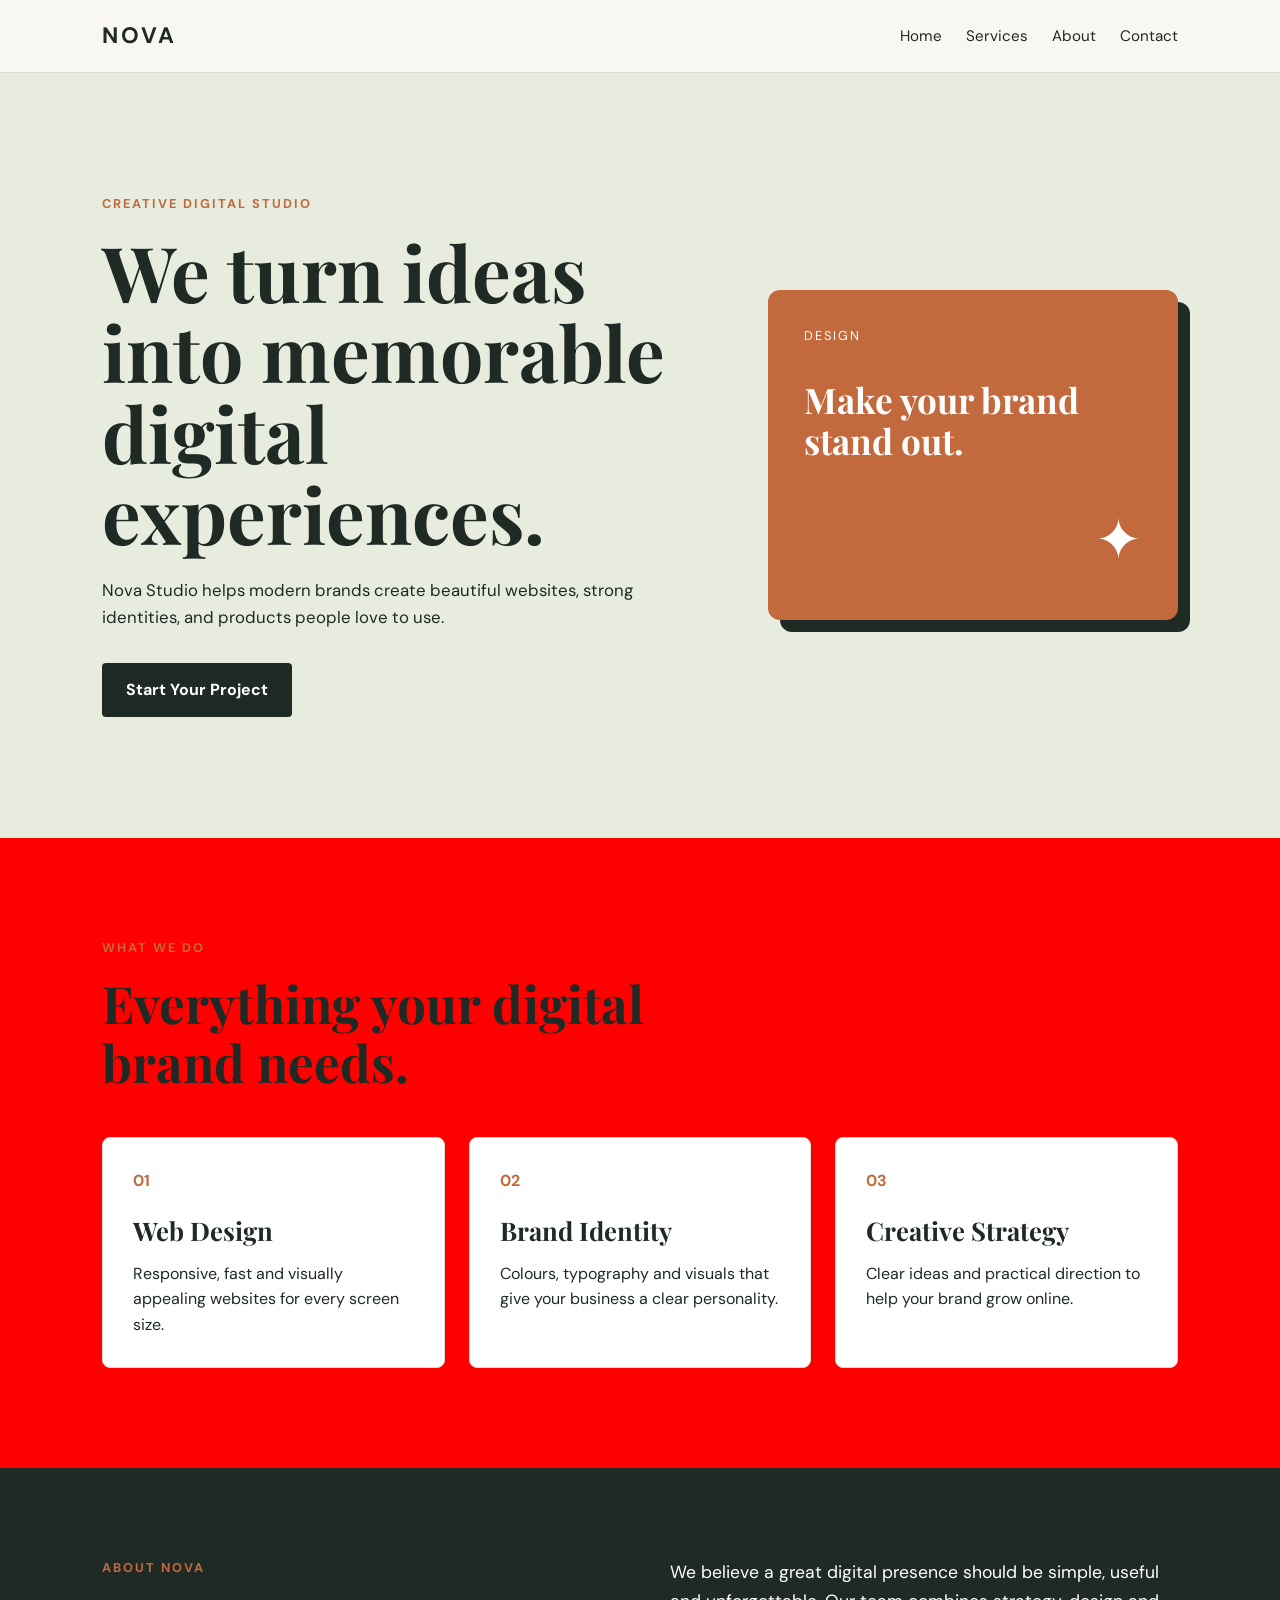
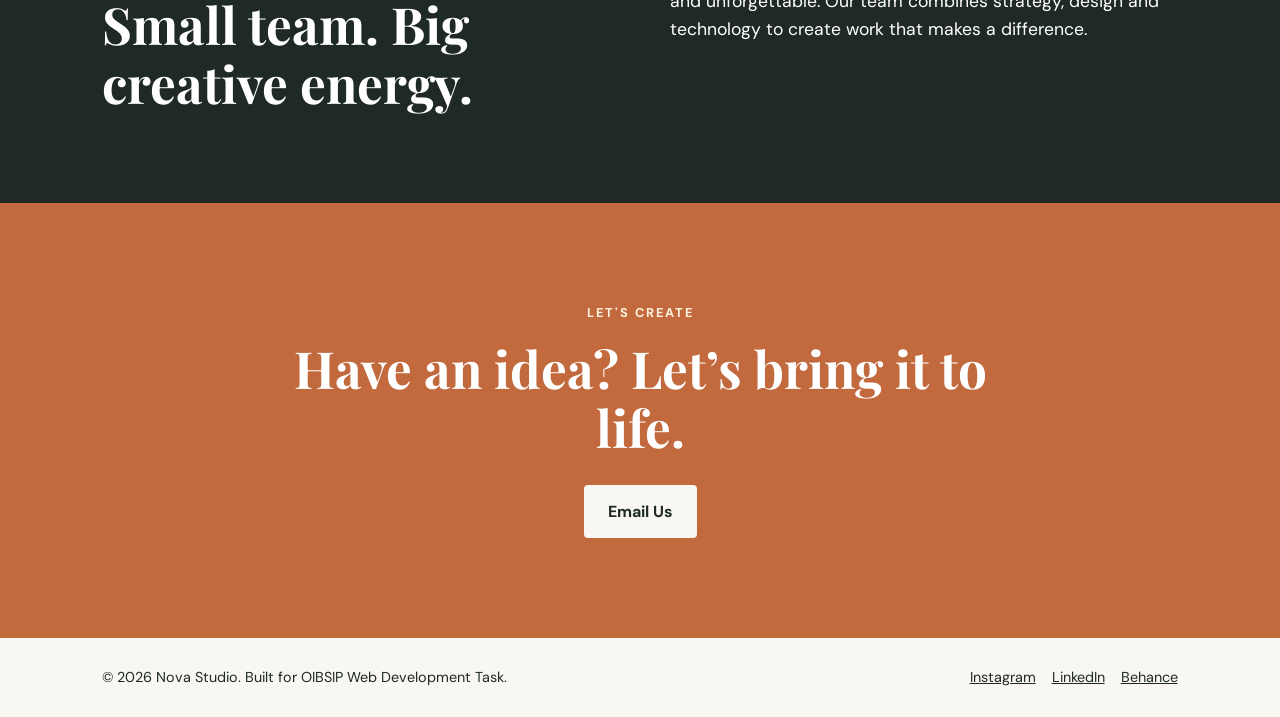
<file: index.html>
<!DOCTYPE html>
<html lang="en">
<head>
  <meta charset="UTF-8">
  <meta name="viewport" content="width=device-width, initial-scale=1.0">
  <title>Nova Studio</title>
  <link rel="stylesheet" href="index.css">
</head>
<body>

  <!-- Navigation -->
  <nav class="navbar">
    <a href="#" class="logo">NOVA</a>

    <ul class="nav-links">
      <li><a href="#home">Home</a></li>
      <li><a href="#features">Services</a></li>
      <li><a href="#about">About</a></li>
      <li><a href="#contact">Contact</a></li>
    </ul>
  </nav>

  <!-- Hero section -->
  <header class="hero" id="home">
    <div class="hero-content">
      <p class="tag">CREATIVE DIGITAL STUDIO</p>
      <h1>We turn ideas into memorable digital experiences.</h1>
      <p class="hero-text">
        Nova Studio helps modern brands create beautiful websites,
        strong identities, and products people love to use.
      </p>
      <a class="button" href="#contact">Start Your Project</a>
    </div>

    <div class="hero-card">
      <p>DESIGN</p>
      <h2>Make your brand stand out.</h2>
      <span>✦</span>
    </div>
  </header>

  <!-- Features/services -->
  <section class="features" id="features">
    <div class="section-heading">
      <p class="tag">WHAT WE DO</p>
      <h2>Everything your digital brand needs.</h2>
    </div>

    <div class="feature-grid">
      <article class="feature-card">
        <span>01</span>
        <h3>Web Design</h3>
        <p>Responsive, fast and visually appealing websites for every screen size.</p>
      </article>

      <article class="feature-card">
        <span>02</span>
        <h3>Brand Identity</h3>
        <p>Colours, typography and visuals that give your business a clear personality.</p>
      </article>

      <article class="feature-card">
        <span>03</span>
        <h3>Creative Strategy</h3>
        <p>Clear ideas and practical direction to help your brand grow online.</p>
      </article>
    </div>
  </section>

  <!-- About section -->
  <section class="about" id="about">
    <div>
      <p class="tag">ABOUT NOVA</p>
      <h2>Small team. Big creative energy.</h2>
    </div>

    <p>
      We believe a great digital presence should be simple, useful and
      unforgettable. Our team combines strategy, design and technology
      to create work that makes a difference.
    </p>
  </section>

  <!-- Call-to-action -->
  <section class="contact" id="contact">
    <p class="tag">LET'S CREATE</p>
    <h2>Have an idea? Let’s bring it to life.</h2>
    <a class="button light-button" href="mailto:hello@novastudio.com">
      Email Us
    </a>
  </section>

  <!-- Footer -->
  <footer>
    <p>© 2026 Nova Studio. Built for OIBSIP Web Development Task.</p>
    <div>
      <a href="#">Instagram</a>
      <a href="#">LinkedIn</a>
      <a href="#">Behance</a>
    </div>
  </footer>

</body>
</html>
</file>
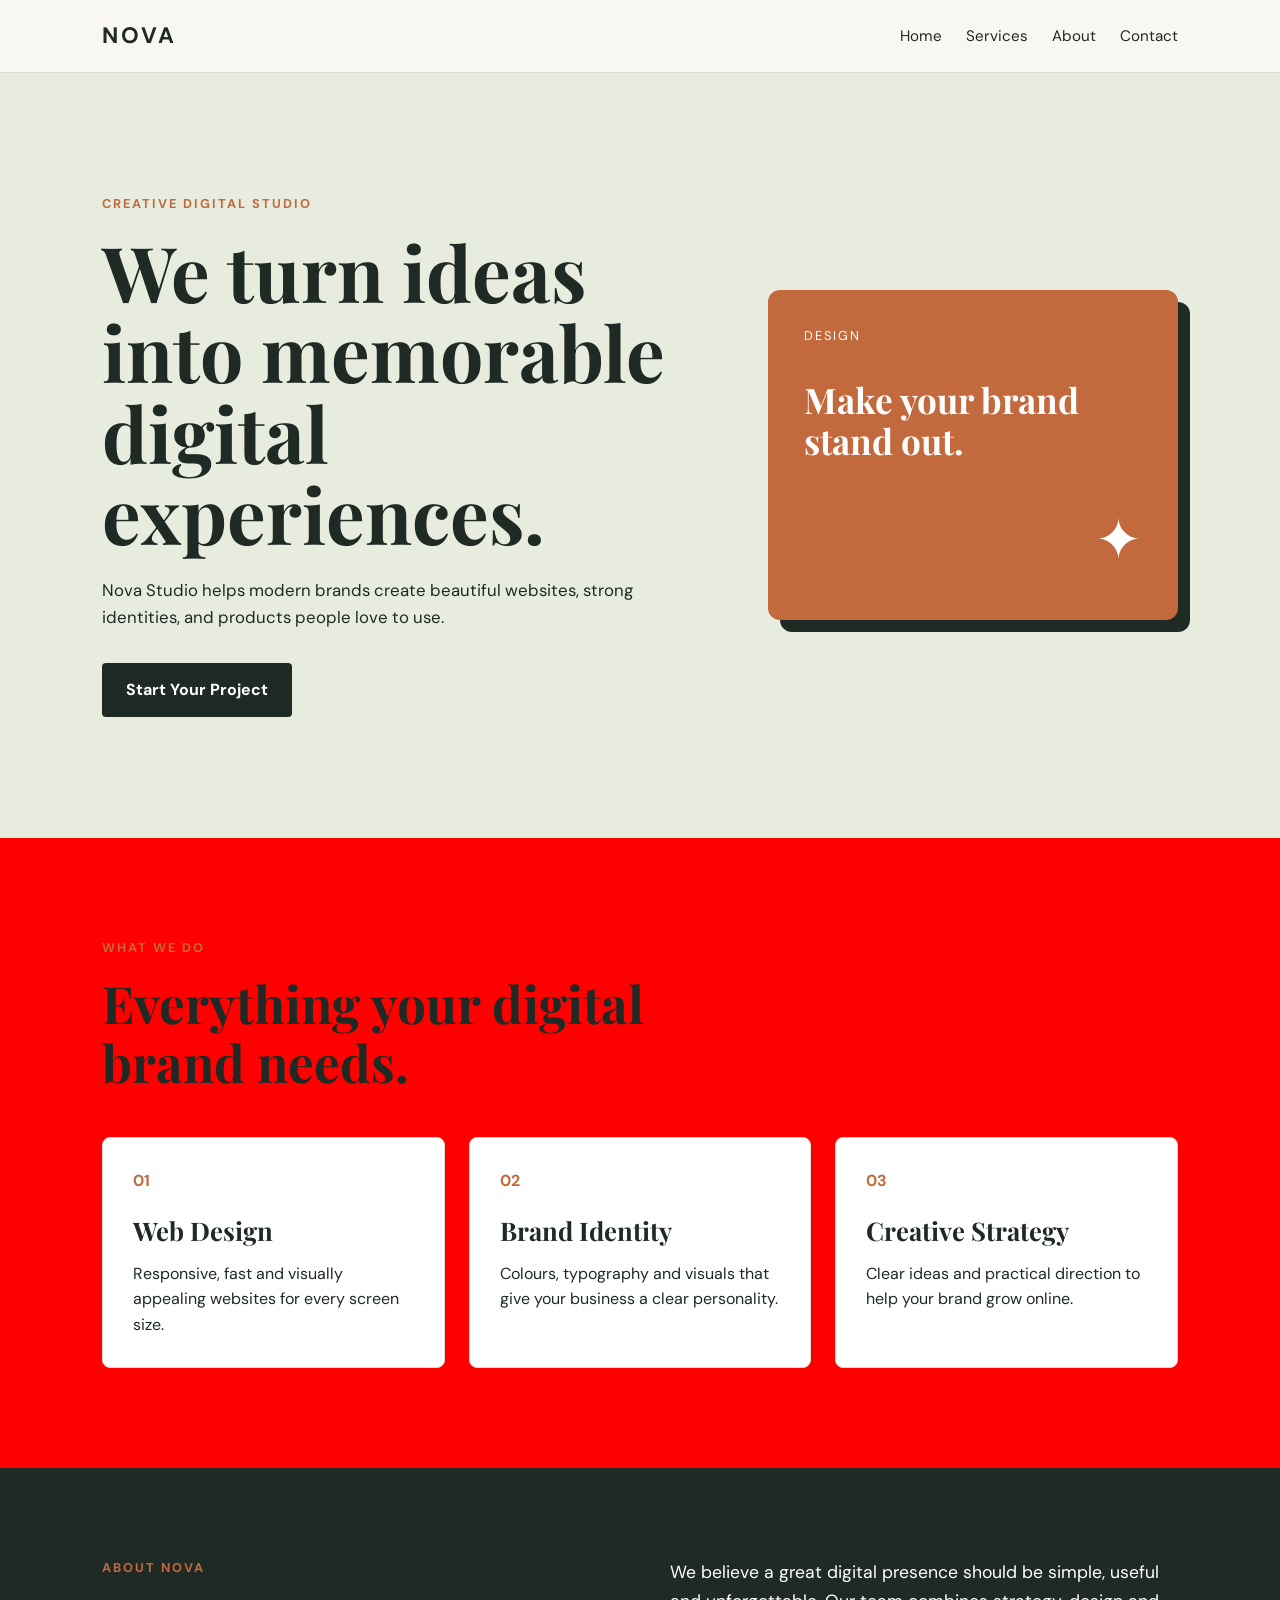
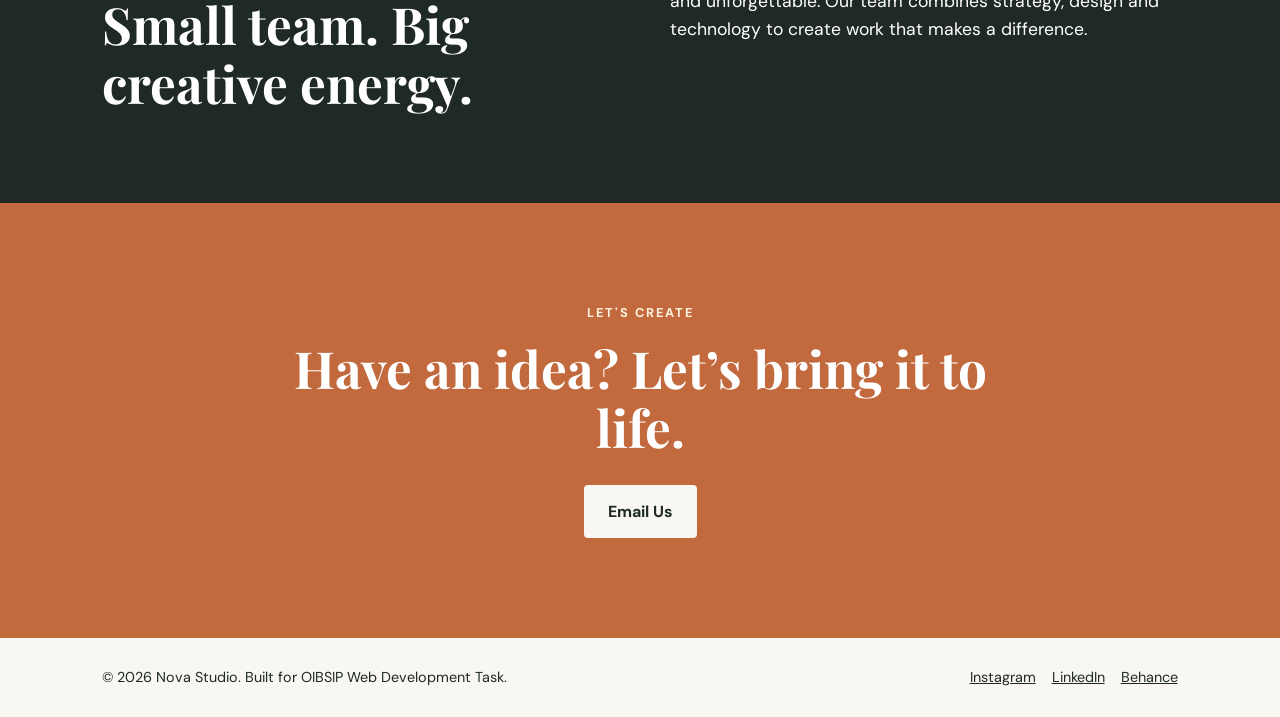
<file: WebDev-L1-LandingPage/index.html>
<!DOCTYPE html>
<html lang="en">
<head>
  <meta charset="UTF-8">
  <meta name="viewport" content="width=device-width, initial-scale=1.0">
  <title>Nova Studio</title>
  <link rel="stylesheet" href="index.css">
</head>
<body>

  <!-- Navigation -->
  <nav class="navbar">
    <a href="#" class="logo">NOVA</a>

    <ul class="nav-links">
      <li><a href="#home">Home</a></li>
      <li><a href="#features">Services</a></li>
      <li><a href="#about">About</a></li>
      <li><a href="#contact">Contact</a></li>
    </ul>
  </nav>

  <!-- Hero section -->
  <header class="hero" id="home">
    <div class="hero-content">
      <p class="tag">CREATIVE DIGITAL STUDIO</p>
      <h1>We turn ideas into memorable digital experiences.</h1>
      <p class="hero-text">
        Nova Studio helps modern brands create beautiful websites,
        strong identities, and products people love to use.
      </p>
      <a class="button" href="#contact">Start Your Project</a>
    </div>

    <div class="hero-card">
      <p>DESIGN</p>
      <h2>Make your brand stand out.</h2>
      <span>✦</span>
    </div>
  </header>

  <!-- Features/services -->
  <section class="features" id="features">
    <div class="section-heading">
      <p class="tag">WHAT WE DO</p>
      <h2>Everything your digital brand needs.</h2>
    </div>

    <div class="feature-grid">
      <article class="feature-card">
        <span>01</span>
        <h3>Web Design</h3>
        <p>Responsive, fast and visually appealing websites for every screen size.</p>
      </article>

      <article class="feature-card">
        <span>02</span>
        <h3>Brand Identity</h3>
        <p>Colours, typography and visuals that give your business a clear personality.</p>
      </article>

      <article class="feature-card">
        <span>03</span>
        <h3>Creative Strategy</h3>
        <p>Clear ideas and practical direction to help your brand grow online.</p>
      </article>
    </div>
  </section>

  <!-- About section -->
  <section class="about" id="about">
    <div>
      <p class="tag">ABOUT NOVA</p>
      <h2>Small team. Big creative energy.</h2>
    </div>

    <p>
      We believe a great digital presence should be simple, useful and
      unforgettable. Our team combines strategy, design and technology
      to create work that makes a difference.
    </p>
  </section>

  <!-- Call-to-action -->
  <section class="contact" id="contact">
    <p class="tag">LET'S CREATE</p>
    <h2>Have an idea? Let’s bring it to life.</h2>
    <a class="button light-button" href="mailto:hello@novastudio.com">
      Email Us
    </a>
  </section>

  <!-- Footer -->
  <footer>
    <p>© 2026 Nova Studio. Built for OIBSIP Web Development Task.</p>
    <div>
      <a href="#">Instagram</a>
      <a href="#">LinkedIn</a>
      <a href="#">Behance</a>
    </div>
  </footer>

</body>
</html>
</file>
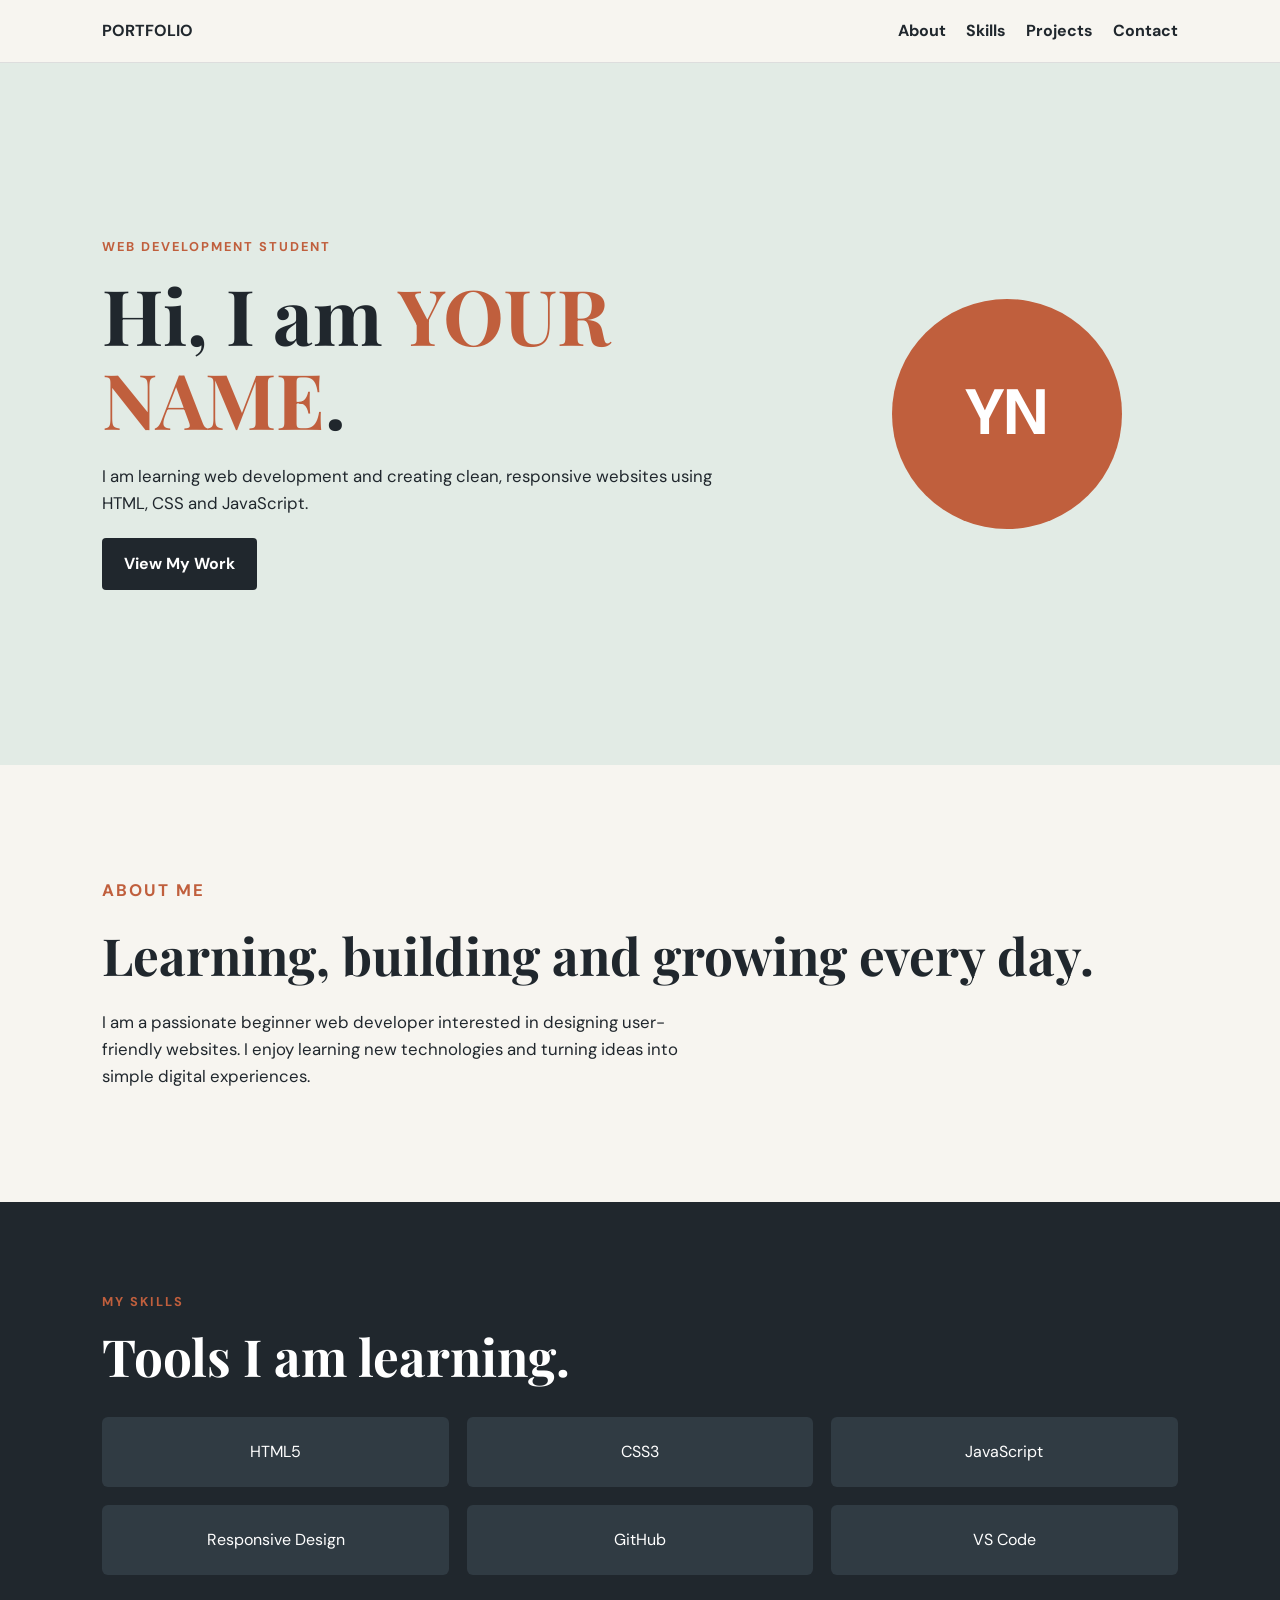
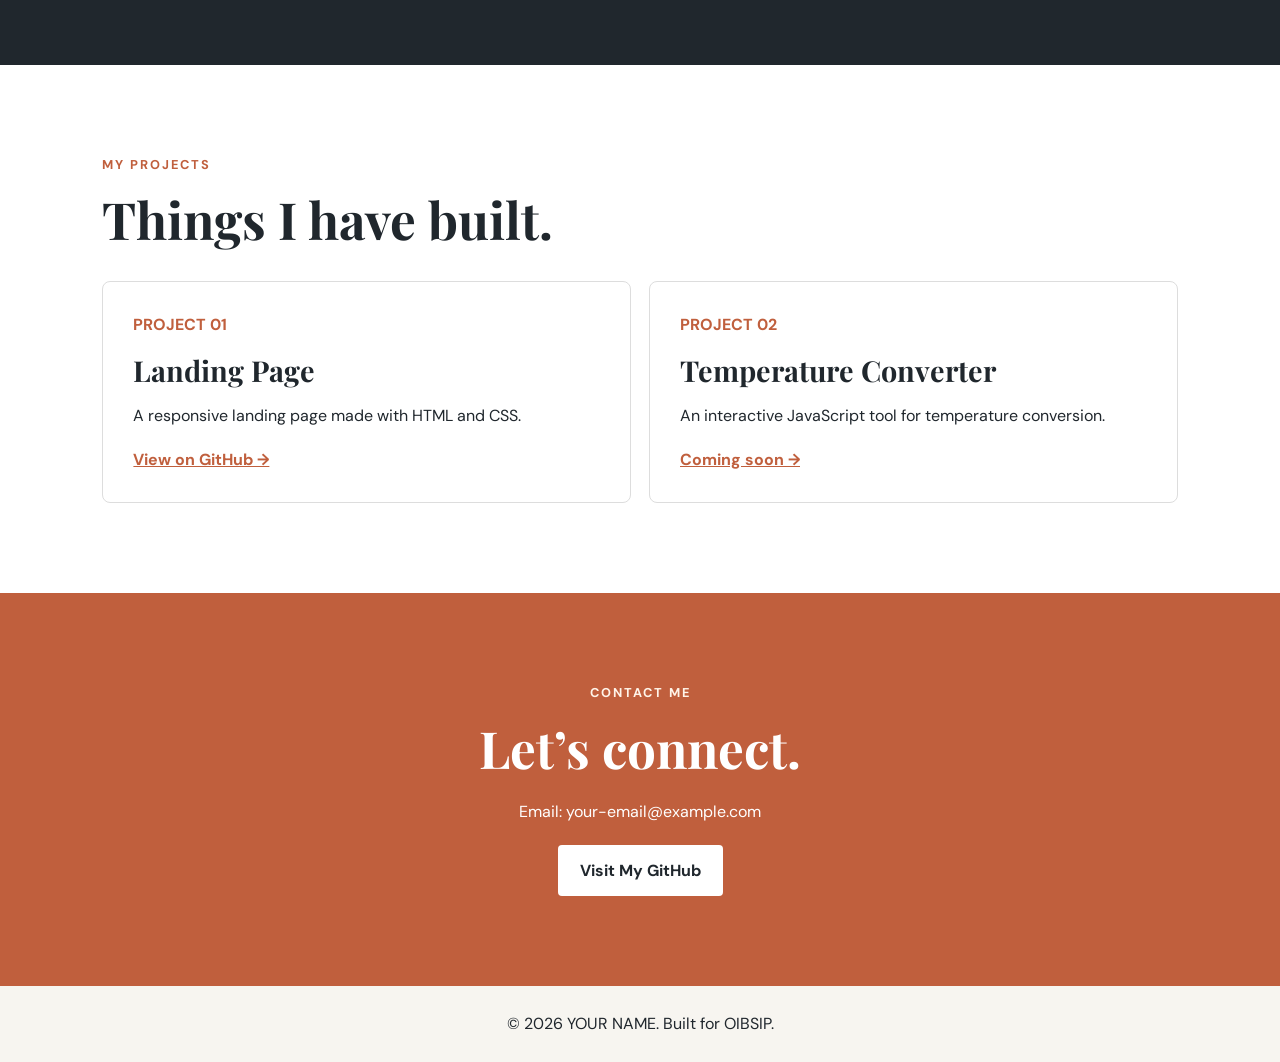
<file: WebDev-L1-PersonalPortfolio/index.html>
<!DOCTYPE html>
<html lang="en">
<head>
  <meta charset="UTF-8">
  <meta name="viewport" content="width=device-width, initial-scale=1.0">
  <title>YOUR NAME | Portfolio</title>
  <link rel="stylesheet" href="style.css">
</head>
<body>

  <nav>
    <a class="logo" href="#">PORTFOLIO</a>
    <div class="nav-links">
      <a href="#about">About</a>
      <a href="#skills">Skills</a>
      <a href="#projects">Projects</a>
      <a href="#contact">Contact</a>
    </div>
  </nav>

  <section class="hero">
    <div>
      <p class="tag">WEB DEVELOPMENT STUDENT</p>
      <h1>Hi, I am <span>YOUR NAME</span>.</h1>
      <p class="intro">
        I am learning web development and creating clean, responsive
        websites using HTML, CSS and JavaScript.
      </p>
      <a class="button" href="#projects">View My Work</a>
    </div>

    <div class="avatar">YN</div>
  </section>

  <section id="about" class="section about">
    <p class="tag">ABOUT ME</p>
    <h2>Learning, building and growing every day.</h2>
    <p>
      I am a passionate beginner web developer interested in designing
      user-friendly websites. I enjoy learning new technologies and
      turning ideas into simple digital experiences.
    </p>
  </section>

  <section id="skills" class="section skills">
    <p class="tag">MY SKILLS</p>
    <h2>Tools I am learning.</h2>
    <div class="skill-grid">
      <div>HTML5</div>
      <div>CSS3</div>
      <div>JavaScript</div>
      <div>Responsive Design</div>
      <div>GitHub</div>
      <div>VS Code</div>
    </div>
  </section>

  <section id="projects" class="section projects">
    <p class="tag">MY PROJECTS</p>
    <h2>Things I have built.</h2>

    <div class="project-grid">
      <article class="project-card">
        <p>PROJECT 01</p>
        <h3>Landing Page</h3>
        <span>A responsive landing page made with HTML and CSS.</span>
        <a href="https://github.com/shrirangeaishwarya567-sudo/OIBSIP">
          View on GitHub →
        </a>
      </article>

      <article class="project-card">
        <p>PROJECT 02</p>
        <h3>Temperature Converter</h3>
        <span>An interactive JavaScript tool for temperature conversion.</span>
        <a href="#">Coming soon →</a>
      </article>
    </div>
  </section>

  <section id="contact" class="contact">
    <p class="tag">CONTACT ME</p>
    <h2>Let’s connect.</h2>
    <p>Email: your-email@example.com</p>
    <a class="button light-button" href="https://github.com/shrirangeaishwarya567-sudo">
      Visit My GitHub
    </a>
  </section>

  <footer>
    <p>© 2026 YOUR NAME. Built for OIBSIP.</p>
  </footer>

</body>
</html>
</file>
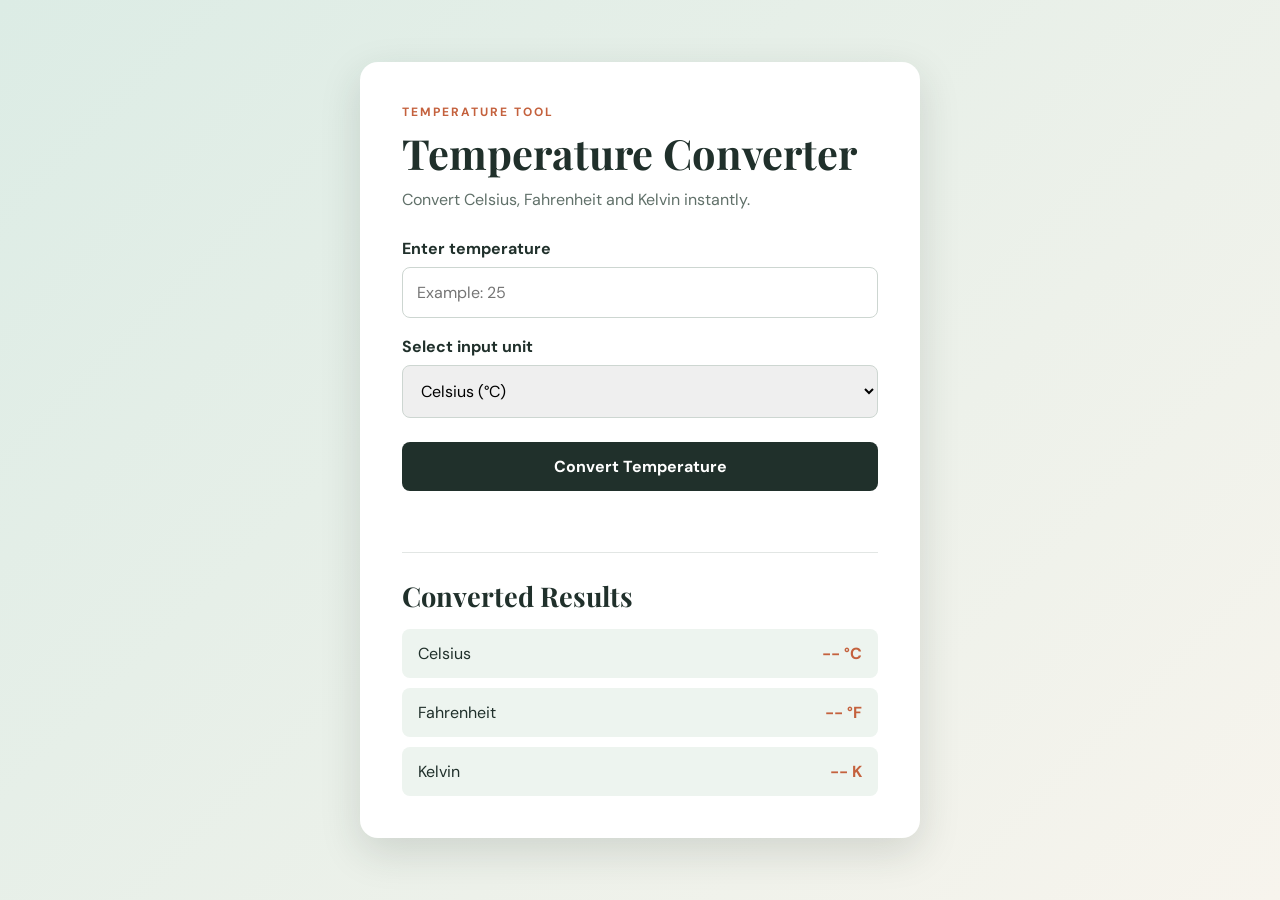
<file: WebDev-L1-TemperatureConverter/index.html>
<!DOCTYPE html>
<html lang="en">
<head>
  <meta charset="UTF-8">
  <meta name="viewport" content="width=device-width, initial-scale=1.0">
  <title>Temperature Converter</title>
  <link rel="stylesheet" href="style.css">
</head>

<body>

  <main class="converter">
    <p class="tag">TEMPERATURE TOOL</p>
    <h1>Temperature Converter</h1>
    <p class="subtitle">
      Convert Celsius, Fahrenheit and Kelvin instantly.
    </p>

    <label for="temperature">Enter temperature</label>
    <input
      type="number"
      id="temperature"
      placeholder="Example: 25"
      step="any"
    >

    <label for="unit">Select input unit</label>
    <select id="unit">
      <option value="celsius">Celsius (°C)</option>
      <option value="fahrenheit">Fahrenheit (°F)</option>
      <option value="kelvin">Kelvin (K)</option>
    </select>

    <button id="convertButton">Convert Temperature</button>

    <p id="error"></p>

    <section class="results">
      <h2>Converted Results</h2>

      <div class="result-card">
        <span>Celsius</span>
        <strong id="celsiusResult">-- °C</strong>
      </div>

      <div class="result-card">
        <span>Fahrenheit</span>
        <strong id="fahrenheitResult">-- °F</strong>
      </div>

      <div class="result-card">
        <span>Kelvin</span>
        <strong id="kelvinResult">-- K</strong>
      </div>
    </section>
  </main>

  <script src="script.js"></script>
</body>
</html>
</file>
<file: index.css>
@import url("https://fonts.googleapis.com/css2?family=DM+Sans:wght@400;500;700&family=Playfair+Display:wght@600;700&display=swap");

* {
  margin: 0;
  padding: 0;
  box-sizing: border-box;
}

html {
  scroll-behavior: smooth;
}

body {
  background: #f8f7f2;
    background-color: red;

  color: #1f2a24;
  font-family: "DM Sans", sans-serif;
  line-height: 1.6;
}

/* Navbar */
.navbar {
  width: 100%;
  padding: 18px 8%;
  display: flex;
  justify-content: space-between;
  align-items: center;
  background: #f8f7f2;
  position: sticky;
  top: 0;
  z-index: 10;
  border-bottom: 1px solid #dedbd1;
}

.logo {
  color: #1f2a24;
  font-size: 1.4rem;
  font-weight: 700;
  text-decoration: none;
  letter-spacing: 3px;
}

.nav-links {
  display: flex;
  gap: 24px;
  list-style: none;
}

.nav-links a {
  color: #1f2a24;
  text-decoration: none;
  font-size: 0.95rem;
}

.nav-links a:hover {
  color: #c26a3d;
}

/* Hero */
.hero {
  min-height: 85vh;
  padding: 80px 8%;
  display: grid;
  grid-template-columns: 1.5fr 1fr;
  align-items: center;
  gap: 50px;
  background: #e7ecdf;
}

.tag {
  color: #c26a3d;
  font-size: 0.8rem;
  font-weight: 700;
  letter-spacing: 2px;
  margin-bottom: 16px;
}

h1,
h2,
h3 {
  font-family: "Playfair Display", serif;
}

h1 {
  max-width: 700px;
  font-size: clamp(2.7rem, 6vw, 5.5rem);
  line-height: 1.05;
}

.hero-text {
  max-width: 560px;
  margin: 24px 0 32px;
  font-size: 1.05rem;
}

.button {
  display: inline-block;
  padding: 14px 24px;
  background: #1f2a24;
  color: white;
  text-decoration: none;
  font-weight: 700;
  border-radius: 4px;
  transition: 0.3s;
}

.button:hover {
  background: #c26a3d;
  transform: translateY(-3px);
}

.hero-card {
  min-height: 330px;
  padding: 36px;
  display: flex;
  flex-direction: column;
  justify-content: space-between;
  background: #c26a3d;
  color: white;
  border-radius: 12px;
  box-shadow: 12px 12px 0 #1f2a24;
}

.hero-card p {
  font-size: 0.8rem;
  letter-spacing: 2px;
}

.hero-card h2 {
  font-size: 2.2rem;
  line-height: 1.15;
}

.hero-card span {
  align-self: flex-end;
  font-size: 3.5rem;
}

/* Features */
.features {
  padding: 100px 8%;
}

.section-heading {
  max-width: 650px;
  margin-bottom: 45px;
}

.section-heading h2,
.about h2,
.contact h2 {
  font-size: clamp(2rem, 4vw, 3.5rem);
  line-height: 1.15;
}

.feature-grid {
  display: grid;
  grid-template-columns: repeat(3, 1fr);
  gap: 24px;
}

.feature-card {
  padding: 30px;
  background: white;
  border: 1px solid #dedbd1;
  border-radius: 8px;
}

.feature-card span {
  color: #c26a3d;
  font-weight: 700;
}

.feature-card h3 {
  margin: 16px 0 10px;
  font-size: 1.6rem;
}

/* About */
.about {
  padding: 90px 8%;
  display: grid;
  grid-template-columns: 1fr 1fr;
  gap: 60px;
  background: #1f2a24;
  color: white;
}

.about p:last-child {
  max-width: 500px;
  font-size: 1.1rem;
}

/* Contact */
.contact {
  padding: 100px 8%;
  text-align: center;
  background: #c26a3d;
  color: white;
}

.contact .tag {
  color: #fff2df;
}

.contact h2 {
  max-width: 700px;
  margin: 0 auto 28px;
}

.light-button {
  background: #f8f7f2;
  color: #1f2a24;
}

/* Footer */
footer {
  padding: 28px 8%;
  display: flex;
  justify-content: space-between;
  gap: 20px;
  background: #f8f7f2;
  font-size: 0.9rem;
}

footer div {
  display: flex;
  gap: 16px;
}

footer a {
  color: #1f2a24;
}

/* Mobile responsive */
@media (max-width: 768px) {
  .navbar {
    padding: 16px 6%;
    flex-direction: column;
    gap: 12px;
  }

  .nav-links {
    gap: 14px;
    flex-wrap: wrap;
    justify-content: center;
  }

  .hero,
  .about {
    grid-template-columns: 1fr;
  }

  .hero {
    padding: 70px 6%;
  }

  .features,
  .about,
  .contact {
    padding: 70px 6%;
  }

  .feature-grid {
    grid-template-columns: 1fr;
  }

  footer {
    padding: 24px 6%;
    flex-direction: column;
  }
}
</file>
<file: WebDev-L1-LandingPage/index.css>
@import url("https://fonts.googleapis.com/css2?family=DM+Sans:wght@400;500;700&family=Playfair+Display:wght@600;700&display=swap");

* {
  margin: 0;
  padding: 0;
  box-sizing: border-box;
}

html {
  scroll-behavior: smooth;
}

body {
  background: #f8f7f2;
    background-color: red;

  color: #1f2a24;
  font-family: "DM Sans", sans-serif;
  line-height: 1.6;
}

/* Navbar */
.navbar {
  width: 100%;
  padding: 18px 8%;
  display: flex;
  justify-content: space-between;
  align-items: center;
  background: #f8f7f2;
  position: sticky;
  top: 0;
  z-index: 10;
  border-bottom: 1px solid #dedbd1;
}

.logo {
  color: #1f2a24;
  font-size: 1.4rem;
  font-weight: 700;
  text-decoration: none;
  letter-spacing: 3px;
}

.nav-links {
  display: flex;
  gap: 24px;
  list-style: none;
}

.nav-links a {
  color: #1f2a24;
  text-decoration: none;
  font-size: 0.95rem;
}

.nav-links a:hover {
  color: #c26a3d;
}

/* Hero */
.hero {
  min-height: 85vh;
  padding: 80px 8%;
  display: grid;
  grid-template-columns: 1.5fr 1fr;
  align-items: center;
  gap: 50px;
  background: #e7ecdf;
}

.tag {
  color: #c26a3d;
  font-size: 0.8rem;
  font-weight: 700;
  letter-spacing: 2px;
  margin-bottom: 16px;
}

h1,
h2,
h3 {
  font-family: "Playfair Display", serif;
}

h1 {
  max-width: 700px;
  font-size: clamp(2.7rem, 6vw, 5.5rem);
  line-height: 1.05;
}

.hero-text {
  max-width: 560px;
  margin: 24px 0 32px;
  font-size: 1.05rem;
}

.button {
  display: inline-block;
  padding: 14px 24px;
  background: #1f2a24;
  color: white;
  text-decoration: none;
  font-weight: 700;
  border-radius: 4px;
  transition: 0.3s;
}

.button:hover {
  background: #c26a3d;
  transform: translateY(-3px);
}

.hero-card {
  min-height: 330px;
  padding: 36px;
  display: flex;
  flex-direction: column;
  justify-content: space-between;
  background: #c26a3d;
  color: white;
  border-radius: 12px;
  box-shadow: 12px 12px 0 #1f2a24;
}

.hero-card p {
  font-size: 0.8rem;
  letter-spacing: 2px;
}

.hero-card h2 {
  font-size: 2.2rem;
  line-height: 1.15;
}

.hero-card span {
  align-self: flex-end;
  font-size: 3.5rem;
}

/* Features */
.features {
  padding: 100px 8%;
}

.section-heading {
  max-width: 650px;
  margin-bottom: 45px;
}

.section-heading h2,
.about h2,
.contact h2 {
  font-size: clamp(2rem, 4vw, 3.5rem);
  line-height: 1.15;
}

.feature-grid {
  display: grid;
  grid-template-columns: repeat(3, 1fr);
  gap: 24px;
}

.feature-card {
  padding: 30px;
  background: white;
  border: 1px solid #dedbd1;
  border-radius: 8px;
}

.feature-card span {
  color: #c26a3d;
  font-weight: 700;
}

.feature-card h3 {
  margin: 16px 0 10px;
  font-size: 1.6rem;
}

/* About */
.about {
  padding: 90px 8%;
  display: grid;
  grid-template-columns: 1fr 1fr;
  gap: 60px;
  background: #1f2a24;
  color: white;
}

.about p:last-child {
  max-width: 500px;
  font-size: 1.1rem;
}

/* Contact */
.contact {
  padding: 100px 8%;
  text-align: center;
  background: #c26a3d;
  color: white;
}

.contact .tag {
  color: #fff2df;
}

.contact h2 {
  max-width: 700px;
  margin: 0 auto 28px;
}

.light-button {
  background: #f8f7f2;
  color: #1f2a24;
}

/* Footer */
footer {
  padding: 28px 8%;
  display: flex;
  justify-content: space-between;
  gap: 20px;
  background: #f8f7f2;
  font-size: 0.9rem;
}

footer div {
  display: flex;
  gap: 16px;
}

footer a {
  color: #1f2a24;
}

/* Mobile responsive */
@media (max-width: 768px) {
  .navbar {
    padding: 16px 6%;
    flex-direction: column;
    gap: 12px;
  }

  .nav-links {
    gap: 14px;
    flex-wrap: wrap;
    justify-content: center;
  }

  .hero,
  .about {
    grid-template-columns: 1fr;
  }

  .hero {
    padding: 70px 6%;
  }

  .features,
  .about,
  .contact {
    padding: 70px 6%;
  }

  .feature-grid {
    grid-template-columns: 1fr;
  }

  footer {
    padding: 24px 6%;
    flex-direction: column;
  }
}
</file>
<file: WebDev-L1-PersonalPortfolio/style.css>
@import url("https://fonts.googleapis.com/css2?family=DM+Sans:wght@400;500;700&family=Playfair+Display:wght@600;700&display=swap");

* {
  margin: 0;
  padding: 0;
  box-sizing: border-box;
}

html {
  scroll-behavior: smooth;
}

body {
  background: #f7f5f0;
  color: #20272d;
  font-family: "DM Sans", sans-serif;
  line-height: 1.6;
}

nav {
  padding: 18px 8%;
  display: flex;
  justify-content: space-between;
  align-items: center;
  position: sticky;
  top: 0;
  background: #f7f5f0;
  border-bottom: 1px solid #ddd;
  z-index: 10;
}

.logo,
.nav-links a {
  color: #20272d;
  text-decoration: none;
  font-weight: 700;
}

.nav-links {
  display: flex;
  gap: 20px;
}

.hero,
.section,
.contact {
  padding: 90px 8%;
}

.hero {
  min-height: 78vh;
  display: grid;
  grid-template-columns: 2fr 1fr;
  align-items: center;
  gap: 50px;
  background: #e2ebe5;
}

.tag {
  color: #c05f3d;
  font-size: 0.8rem;
  font-weight: bold;
  letter-spacing: 2px;
  margin-bottom: 14px;
}

h1,
h2,
h3 {
  font-family: "Playfair Display", serif;
}

h1 {
  font-size: clamp(3rem, 6vw, 5.5rem);
  line-height: 1.1;
}

h1 span {
  color: #c05f3d;
}

h2 {
  font-size: clamp(2rem, 4vw, 3.4rem);
  line-height: 1.2;
  margin-bottom: 20px;
}

.intro,
.about p {
  max-width: 620px;
  margin: 22px 0;
  font-size: 1.05rem;
}

.button {
  display: inline-block;
  padding: 13px 22px;
  background: #20272d;
  color: white;
  text-decoration: none;
  border-radius: 4px;
  font-weight: bold;
}

.avatar {
  width: 230px;
  height: 230px;
  display: grid;
  place-items: center;
  margin: auto;
  border-radius: 50%;
  background: #c05f3d;
  color: white;
  font-size: 4rem;
  font-weight: bold;
}

.skills {
  background: #20272d;
  color: white;
}

.skill-grid,
.project-grid {
  display: grid;
  grid-template-columns: repeat(3, 1fr);
  gap: 18px;
  margin-top: 30px;
}

.skill-grid div {
  padding: 22px;
  background: #303b43;
  border-radius: 6px;
  text-align: center;
}

.projects {
  background: white;
}

.project-grid {
  grid-template-columns: repeat(2, 1fr);
}

.project-card {
  padding: 30px;
  border: 1px solid #ddd;
  border-radius: 8px;
}

.project-card p {
  color: #c05f3d;
  font-weight: bold;
}

.project-card h3 {
  font-size: 1.8rem;
  margin: 10px 0;
}

.project-card a {
  display: inline-block;
  margin-top: 18px;
  color: #c05f3d;
  font-weight: bold;
}

.contact {
  text-align: center;
  background: #c05f3d;
  color: white;
}

.contact .tag {
  color: #fff4e9;
}

.light-button {
  margin-top: 20px;
  background: white;
  color: #20272d;
}

footer {
  padding: 25px 8%;
  text-align: center;
}

@media (max-width: 768px) {
  nav {
    flex-direction: column;
    gap: 12px;
  }

  .nav-links {
    flex-wrap: wrap;
    justify-content: center;
  }

  .hero {
    grid-template-columns: 1fr;
    text-align: center;
  }

  .intro {
    margin: 22px auto;
  }

  .skill-grid,
  .project-grid {
    grid-template-columns: 1fr;
  }
}
</file>
<file: WebDev-L1-TemperatureConverter/style.css>
@import url("https://fonts.googleapis.com/css2?family=DM+Sans:wght@400;500;700&family=Playfair+Display:wght@600;700&display=swap");

* {
  margin: 0;
  padding: 0;
  box-sizing: border-box;
}

body {
  min-height: 100vh;
  display: grid;
  place-items: center;
  padding: 30px 16px;
  background: linear-gradient(135deg, #dcece5, #f7f4ed);
  color: #20302b;
  font-family: "DM Sans", sans-serif;
}

.converter {
  width: min(100%, 560px);
  padding: 42px;
  background: white;
  border-radius: 18px;
  box-shadow: 0 14px 40px rgba(32, 48, 43, 0.15);
}

.tag {
  color: #c4613d;
  font-size: 0.75rem;
  font-weight: 700;
  letter-spacing: 2px;
  margin-bottom: 10px;
}

h1,
h2 {
  font-family: "Playfair Display", serif;
}

h1 {
  font-size: 2.6rem;
  line-height: 1.1;
}

.subtitle {
  margin: 14px 0 28px;
  color: #607069;
}

label {
  display: block;
  margin: 18px 0 8px;
  font-weight: 700;
}

input,
select,
button {
  width: 100%;
  padding: 14px;
  border-radius: 8px;
  font: inherit;
}

input,
select {
  border: 1px solid #cdd6d1;
  outline: none;
}

input:focus,
select:focus {
  border-color: #c4613d;
}

button {
  margin-top: 24px;
  border: none;
  background: #20302b;
  color: white;
  font-weight: 700;
  cursor: pointer;
}

button:hover {
  background: #c4613d;
}

#error {
  min-height: 24px;
  margin-top: 12px;
  color: #c43d3d;
  font-weight: 700;
}

.results {
  margin-top: 25px;
  padding-top: 25px;
  border-top: 1px solid #e2e6e4;
}

.results h2 {
  margin-bottom: 15px;
  font-size: 1.7rem;
}

.result-card {
  margin-top: 10px;
  padding: 14px 16px;
  display: flex;
  justify-content: space-between;
  align-items: center;
  background: #edf4ef;
  border-radius: 8px;
}

.result-card strong {
  color: #c4613d;
}

@media (max-width: 500px) {
  .converter {
    padding: 28px 20px;
  }

  h1 {
    font-size: 2.2rem;
  }
}
</file>
